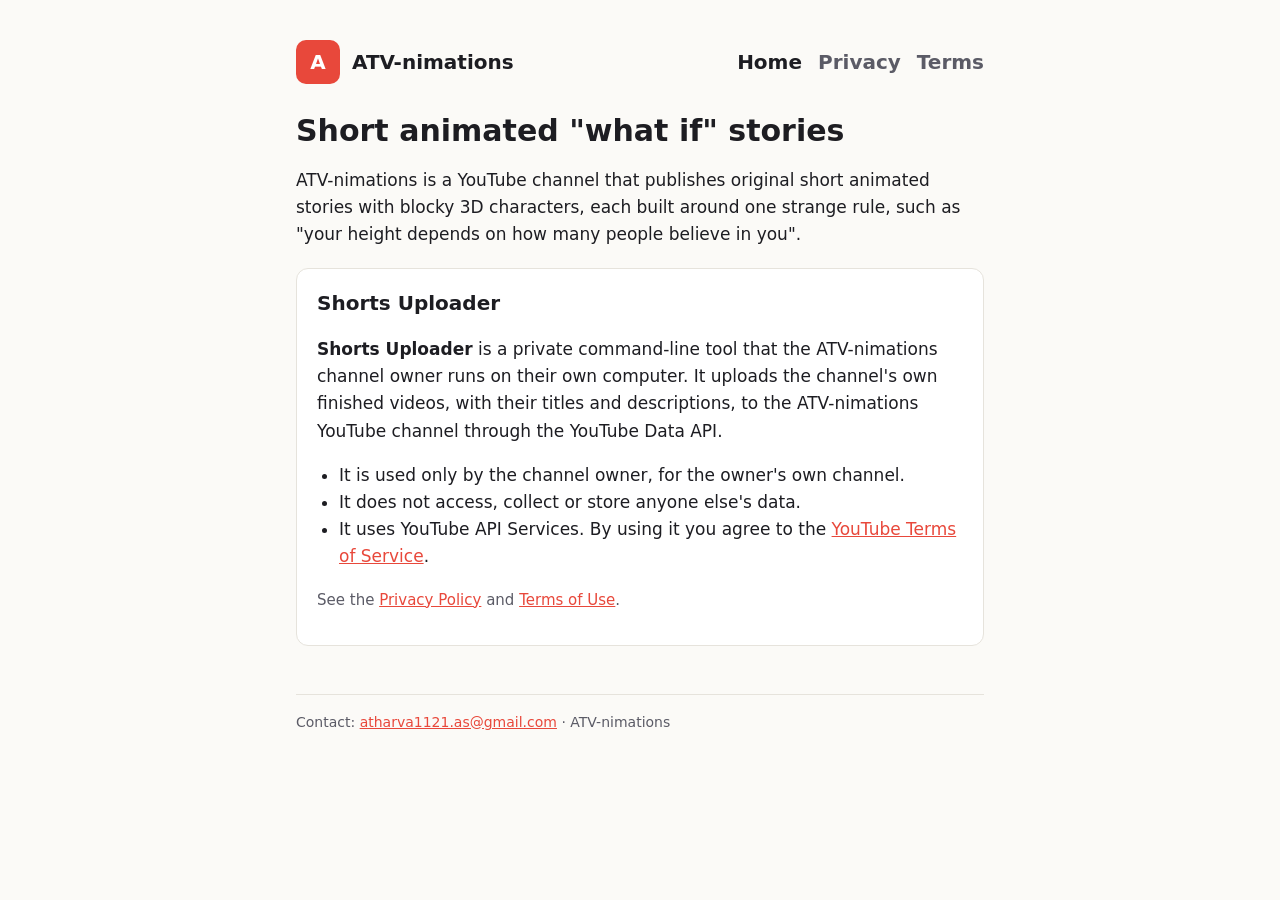
<file: index.html>
<!doctype html>
<html lang="en">
<head>
<meta charset="utf-8">
<meta name="viewport" content="width=device-width, initial-scale=1">
<title>ATV-nimations</title>
<meta name="description" content="ATV-nimations makes short animated stories. Shorts Uploader is the channel's private tool for publishing its own videos.">
<link rel="stylesheet" href="style.css">
</head>
<body>
<main>
  <header>
    <div class="logo" aria-hidden="true">A</div>
    <a href="./">ATV-nimations</a>
    <nav>
      <a href="./" aria-current="page">Home</a>
      <a href="privacy.html">Privacy</a>
      <a href="terms.html">Terms</a>
    </nav>
  </header>

  <h1>Short animated "what if" stories</h1>
  <p>ATV-nimations is a YouTube channel that publishes original short animated stories with blocky 3D characters, each built around one strange rule, such as "your height depends on how many people believe in you".</p>

  <div class="card">
    <h2 style="margin-top:0">Shorts Uploader</h2>
    <p><strong>Shorts Uploader</strong> is a private command-line tool that the ATV-nimations channel owner runs on their own computer. It uploads the channel's own finished videos, with their titles and descriptions, to the ATV-nimations YouTube channel through the YouTube Data API.</p>
    <ul>
      <li>It is used only by the channel owner, for the owner's own channel.</li>
      <li>It does not access, collect or store anyone else's data.</li>
      <li>It uses YouTube API Services. By using it you agree to the <a href="https://www.youtube.com/t/terms">YouTube Terms of Service</a>.</li>
    </ul>
    <p class="muted">See the <a href="privacy.html">Privacy Policy</a> and <a href="terms.html">Terms of Use</a>.</p>
  </div>

  <footer>
    Contact: <a href="mailto:atharva1121.as@gmail.com">atharva1121.as@gmail.com</a> · ATV-nimations
  </footer>
</main>
</body>
</html>
</file>
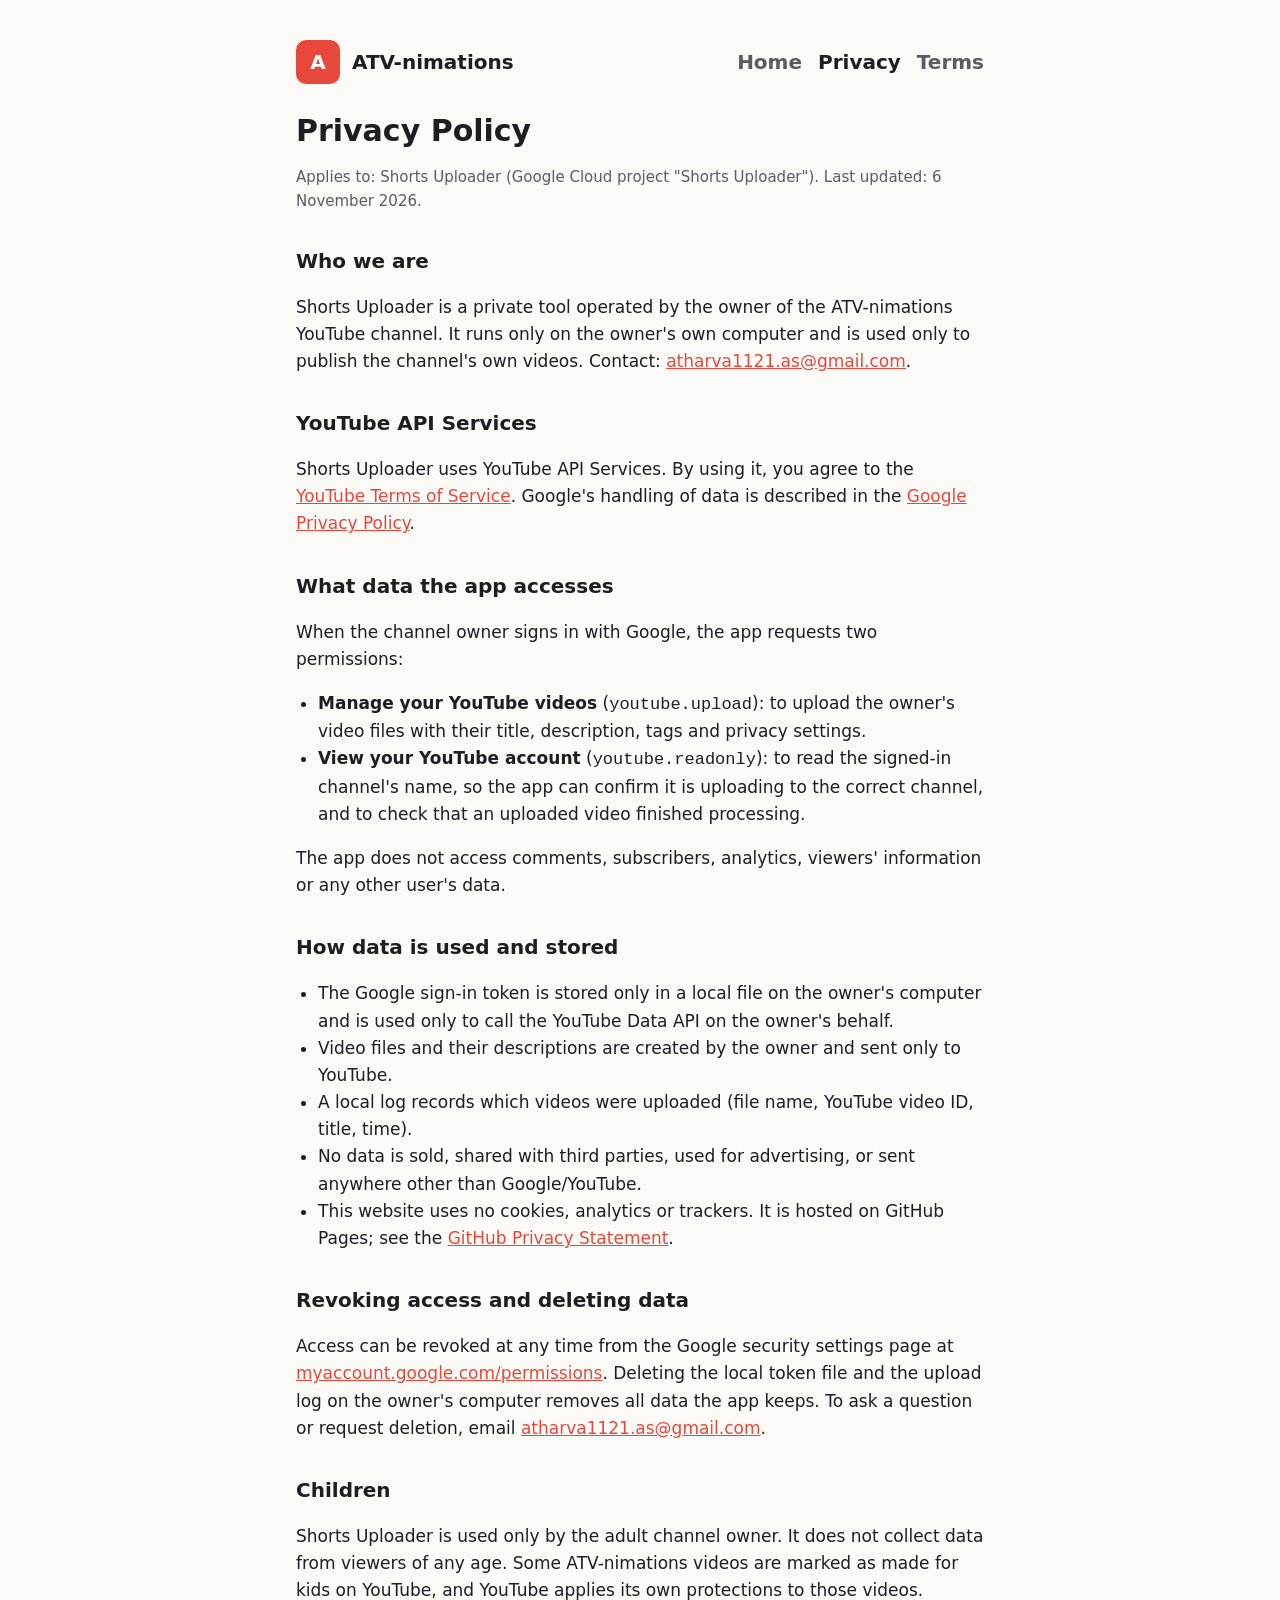
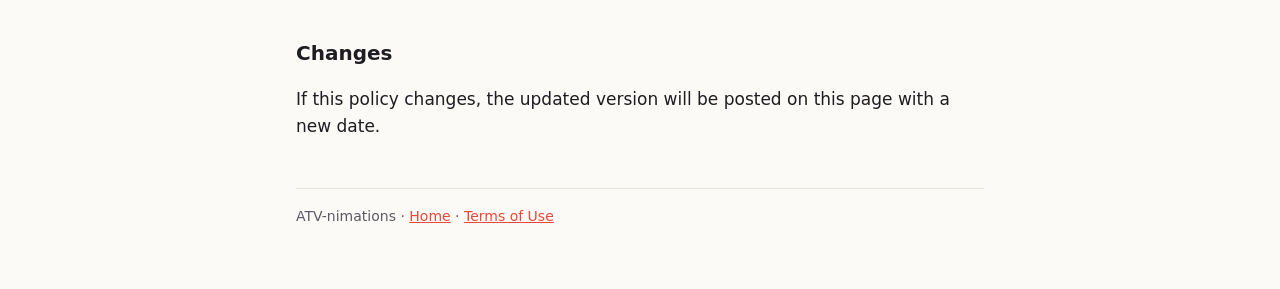
<file: privacy.html>
<!doctype html>
<html lang="en">
<head>
<meta charset="utf-8">
<meta name="viewport" content="width=device-width, initial-scale=1">
<title>Privacy Policy – ATV-nimations</title>
<link rel="stylesheet" href="style.css">
</head>
<body>
<main>
  <header>
    <div class="logo" aria-hidden="true">A</div>
    <a href="./">ATV-nimations</a>
    <nav>
      <a href="./">Home</a>
      <a href="privacy.html" aria-current="page">Privacy</a>
      <a href="terms.html">Terms</a>
    </nav>
  </header>

  <h1>Privacy Policy</h1>
  <p class="muted">Applies to: Shorts Uploader (Google Cloud project "Shorts Uploader"). Last updated: 6 November 2026.</p>

  <h2>Who we are</h2>
  <p>Shorts Uploader is a private tool operated by the owner of the ATV-nimations YouTube channel. It runs only on the owner's own computer and is used only to publish the channel's own videos. Contact: <a href="mailto:atharva1121.as@gmail.com">atharva1121.as@gmail.com</a>.</p>

  <h2>YouTube API Services</h2>
  <p>Shorts Uploader uses YouTube API Services. By using it, you agree to the <a href="https://www.youtube.com/t/terms">YouTube Terms of Service</a>. Google's handling of data is described in the <a href="https://policies.google.com/privacy">Google Privacy Policy</a>.</p>

  <h2>What data the app accesses</h2>
  <p>When the channel owner signs in with Google, the app requests two permissions:</p>
  <ul>
    <li><strong>Manage your YouTube videos</strong> (<code>youtube.upload</code>): to upload the owner's video files with their title, description, tags and privacy settings.</li>
    <li><strong>View your YouTube account</strong> (<code>youtube.readonly</code>): to read the signed-in channel's name, so the app can confirm it is uploading to the correct channel, and to check that an uploaded video finished processing.</li>
  </ul>
  <p>The app does not access comments, subscribers, analytics, viewers' information or any other user's data.</p>

  <h2>How data is used and stored</h2>
  <ul>
    <li>The Google sign-in token is stored only in a local file on the owner's computer and is used only to call the YouTube Data API on the owner's behalf.</li>
    <li>Video files and their descriptions are created by the owner and sent only to YouTube.</li>
    <li>A local log records which videos were uploaded (file name, YouTube video ID, title, time).</li>
    <li>No data is sold, shared with third parties, used for advertising, or sent anywhere other than Google/YouTube.</li>
    <li>This website uses no cookies, analytics or trackers. It is hosted on GitHub Pages; see the <a href="https://docs.github.com/en/site-policy/privacy-policies/github-general-privacy-statement">GitHub Privacy Statement</a>.</li>
  </ul>

  <h2>Revoking access and deleting data</h2>
  <p>Access can be revoked at any time from the Google security settings page at <a href="https://myaccount.google.com/permissions">myaccount.google.com/permissions</a>. Deleting the local token file and the upload log on the owner's computer removes all data the app keeps. To ask a question or request deletion, email <a href="mailto:atharva1121.as@gmail.com">atharva1121.as@gmail.com</a>.</p>

  <h2>Children</h2>
  <p>Shorts Uploader is used only by the adult channel owner. It does not collect data from viewers of any age. Some ATV-nimations videos are marked as made for kids on YouTube, and YouTube applies its own protections to those videos.</p>

  <h2>Changes</h2>
  <p>If this policy changes, the updated version will be posted on this page with a new date.</p>

  <footer>ATV-nimations · <a href="./">Home</a> · <a href="terms.html">Terms of Use</a></footer>
</main>
</body>
</html>
</file>
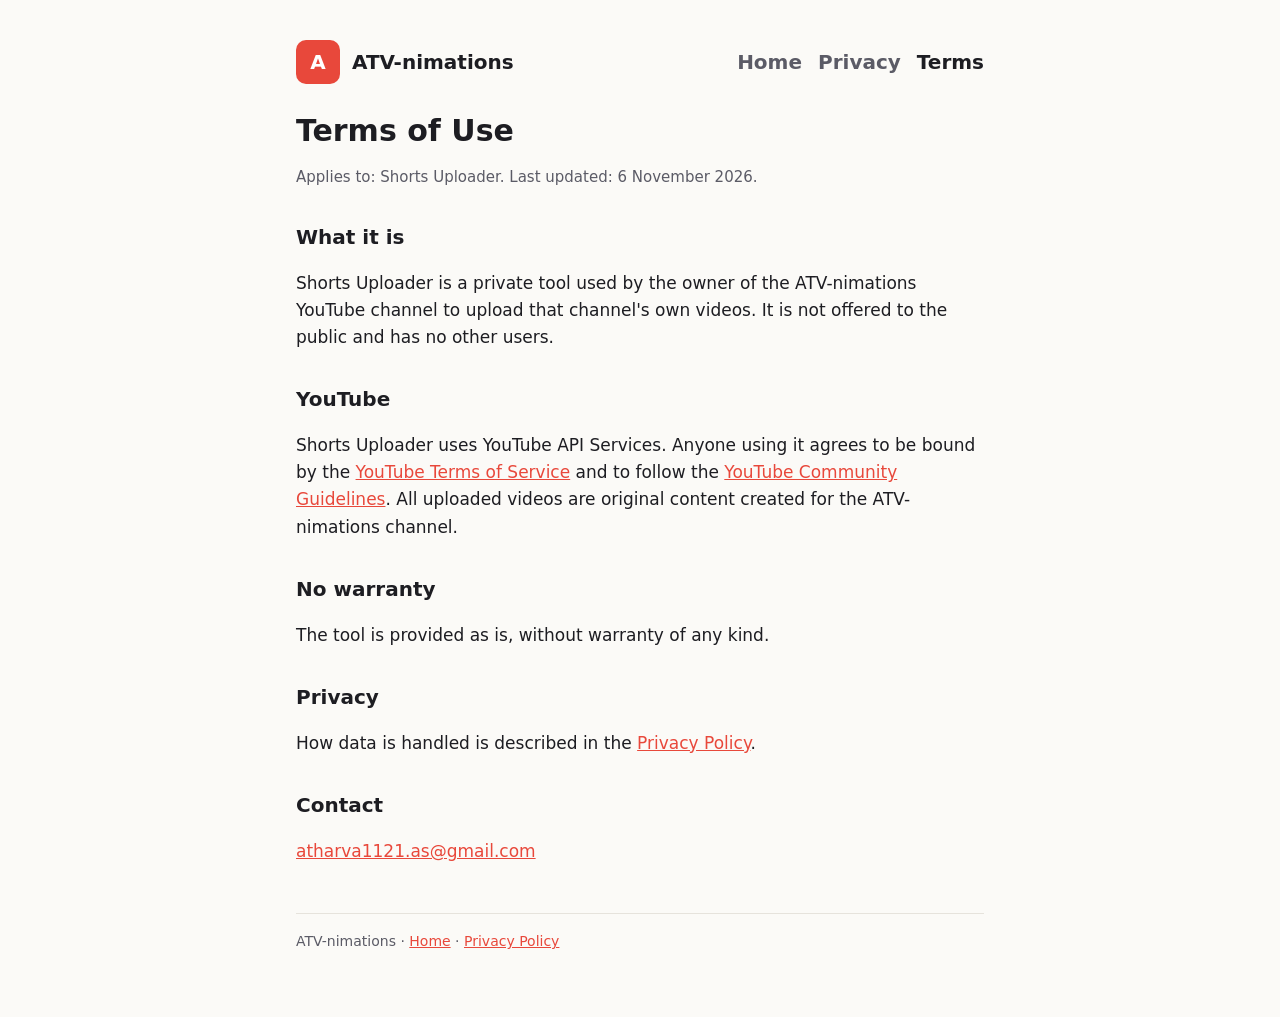
<file: terms.html>
<!doctype html>
<html lang="en">
<head>
<meta charset="utf-8">
<meta name="viewport" content="width=device-width, initial-scale=1">
<title>Terms of Use – ATV-nimations</title>
<link rel="stylesheet" href="style.css">
</head>
<body>
<main>
  <header>
    <div class="logo" aria-hidden="true">A</div>
    <a href="./">ATV-nimations</a>
    <nav>
      <a href="./">Home</a>
      <a href="privacy.html">Privacy</a>
      <a href="terms.html" aria-current="page">Terms</a>
    </nav>
  </header>

  <h1>Terms of Use</h1>
  <p class="muted">Applies to: Shorts Uploader. Last updated: 6 November 2026.</p>

  <h2>What it is</h2>
  <p>Shorts Uploader is a private tool used by the owner of the ATV-nimations YouTube channel to upload that channel's own videos. It is not offered to the public and has no other users.</p>

  <h2>YouTube</h2>
  <p>Shorts Uploader uses YouTube API Services. Anyone using it agrees to be bound by the <a href="https://www.youtube.com/t/terms">YouTube Terms of Service</a> and to follow the <a href="https://www.youtube.com/howyoutubeworks/policies/community-guidelines/">YouTube Community Guidelines</a>. All uploaded videos are original content created for the ATV-nimations channel.</p>

  <h2>No warranty</h2>
  <p>The tool is provided as is, without warranty of any kind.</p>

  <h2>Privacy</h2>
  <p>How data is handled is described in the <a href="privacy.html">Privacy Policy</a>.</p>

  <h2>Contact</h2>
  <p><a href="mailto:atharva1121.as@gmail.com">atharva1121.as@gmail.com</a></p>

  <footer>ATV-nimations · <a href="./">Home</a> · <a href="privacy.html">Privacy Policy</a></footer>
</main>
</body>
</html>
</file>
<file: style.css>
:root {
  --bg: #fbfaf7;
  --fg: #1d1d22;
  --muted: #5b5b66;
  --card: #ffffff;
  --line: #e6e3dc;
  --accent: #e8483b;
  color-scheme: light dark;
}
@media (prefers-color-scheme: dark) {
  :root {
    --bg: #15151a;
    --fg: #ececf1;
    --muted: #a3a3ae;
    --card: #1e1e25;
    --line: #2e2e38;
    --accent: #ff6b5e;
  }
}
* { box-sizing: border-box; }
body {
  margin: 0;
  background: var(--bg);
  color: var(--fg);
  font: 17px/1.6 system-ui, -apple-system, "Segoe UI", Roboto, sans-serif;
}
main { max-width: 720px; margin: 0 auto; padding: 40px 16px 64px; }
header { display: flex; align-items: center; gap: 12px; margin-bottom: 28px; }
.logo {
  width: 44px; height: 44px; border-radius: 10px; background: var(--accent);
  display: grid; place-items: center; color: #fff; font-weight: 800; font-size: 20px;
}
header a { color: inherit; text-decoration: none; font-weight: 700; font-size: 20px; }
nav { margin-left: auto; display: flex; gap: 16px; font-size: 15px; }
nav a { color: var(--muted); text-decoration: none; }
nav a:hover, nav a[aria-current] { color: var(--fg); }
h1 { font-size: 30px; line-height: 1.25; margin: 0 0 8px; }
h2 { font-size: 20px; margin: 32px 0 8px; }
p, li { color: var(--fg); }
.muted { color: var(--muted); font-size: 15px; }
.card { background: var(--card); border: 1px solid var(--line); border-radius: 12px; padding: 18px 20px; margin: 20px 0; }
a { color: var(--accent); }
ul { padding-left: 22px; }
footer { margin-top: 48px; padding-top: 16px; border-top: 1px solid var(--line); font-size: 14px; color: var(--muted); }
@media (max-width: 520px) {
  header { flex-wrap: wrap; }
  nav { margin-left: 0; width: 100%; }
}
</file>
